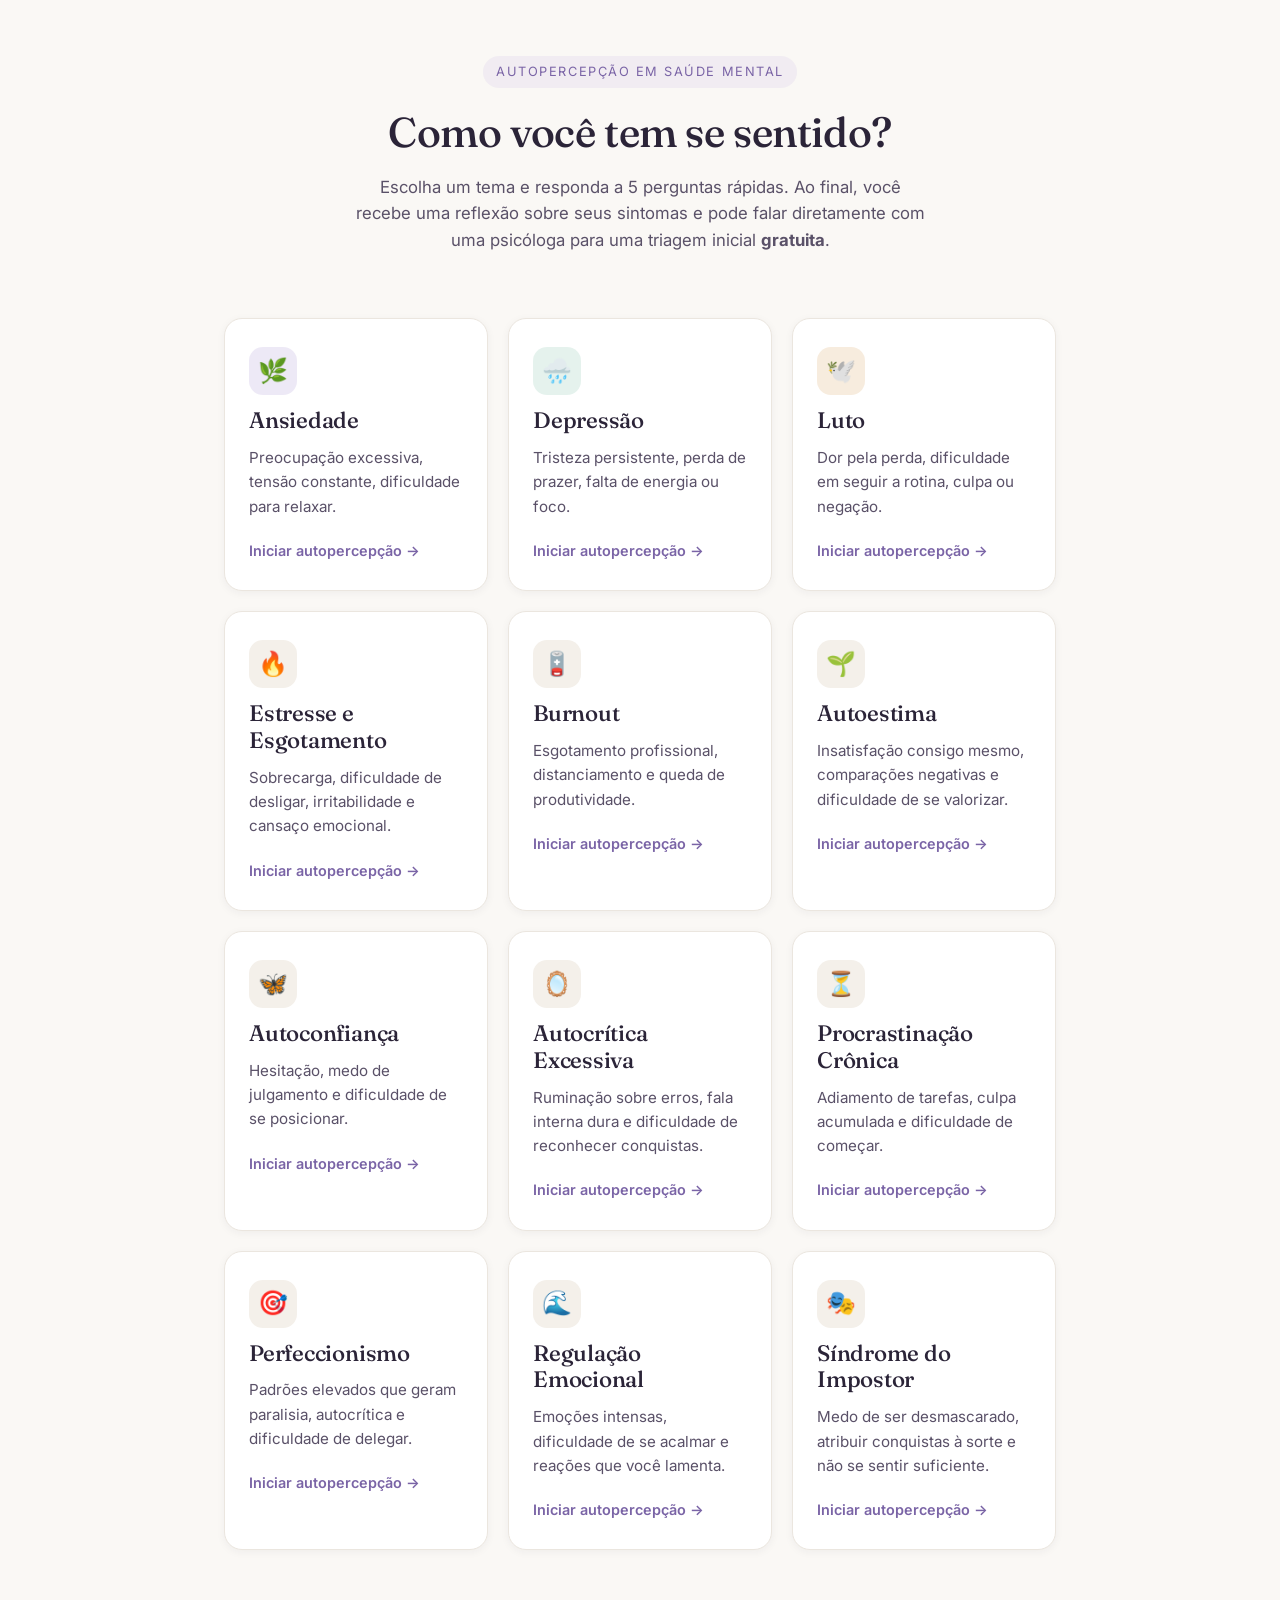
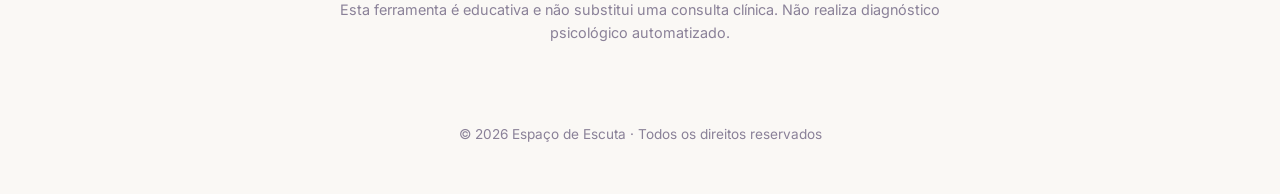
<file: index.html>
<!doctype html>
<html lang="pt-BR">
<head>
  <meta charset="utf-8" />
  <meta name="viewport" content="width=device-width, initial-scale=1" />
  <title>Quizzes de Autopercepção em Saúde Mental</title>
  <meta name="description" content="Quizzes gratuitos de autopercepção sobre ansiedade, depressão e luto. Reflita sobre seus sintomas e fale com uma psicóloga." />
  <link rel="icon" href="/favicon adalia.png" />
  <link rel="preconnect" href="https://fonts.googleapis.com" />
  <link rel="preconnect" href="https://fonts.gstatic.com" crossorigin />
  <link href="https://fonts.googleapis.com/css2?family=Fraunces:opsz,wght@9..144,400;9..144,500;9..144,600&family=Inter:wght@400;500;600;700&display=swap" rel="stylesheet" />
  <link rel="stylesheet" href="/assets/styles.css" />
  <script src="/config.js"></script>
  <script src="/assets/gtm.js"></script>
</head>
<body>


  <main>
    <section class="hero">
      <span class="eyebrow">Autopercepção em saúde mental</span>
      <h1>Como você tem se sentido?</h1>
      <p class="lead">Escolha um tema e responda a 5 perguntas rápidas. Ao final, você recebe uma reflexão sobre seus sintomas e pode falar diretamente com uma psicóloga para uma triagem inicial <strong>gratuita</strong>.</p>
    </section>

    <section class="themes" id="themes-container" aria-label="Temas disponíveis">
      <!-- Cards gerados dinamicamente pelo script abaixo baseado no config.js -->
    </section>

    <section style="margin-top:3rem;text-align:center;color:var(--muted);font-size:0.9rem;max-width:600px;margin-left:auto;margin-right:auto;">
      Esta ferramenta é educativa e não substitui uma consulta clínica. Não realiza diagnóstico psicológico automatizado.
    </section>
  </main>

  <footer class="site-footer">
    © <span id="y"></span> Espaço de Escuta · Todos os direitos reservados
    <script>document.getElementById('y').textContent = new Date().getFullYear();</script>
  </footer>
  <script>
    document.addEventListener('DOMContentLoaded', () => {
      const container = document.getElementById('themes-container');
      const themes = window.PSICO_CONFIG?.THEMES || [];
      
      themes.forEach(theme => {
        const a = document.createElement('a');
        a.href = theme.path;
        a.className = `theme-card ${theme.id}`;
        a.innerHTML = `
          <div class="theme-icon">${theme.icon}</div>
          <h3>${theme.title}</h3>
          <p>${theme.description}</p>
          <span class="cta">Iniciar autopercepção →</span>
        `;
        container.appendChild(a);
      });
    });
  </script>
</body>
</html>
</file>
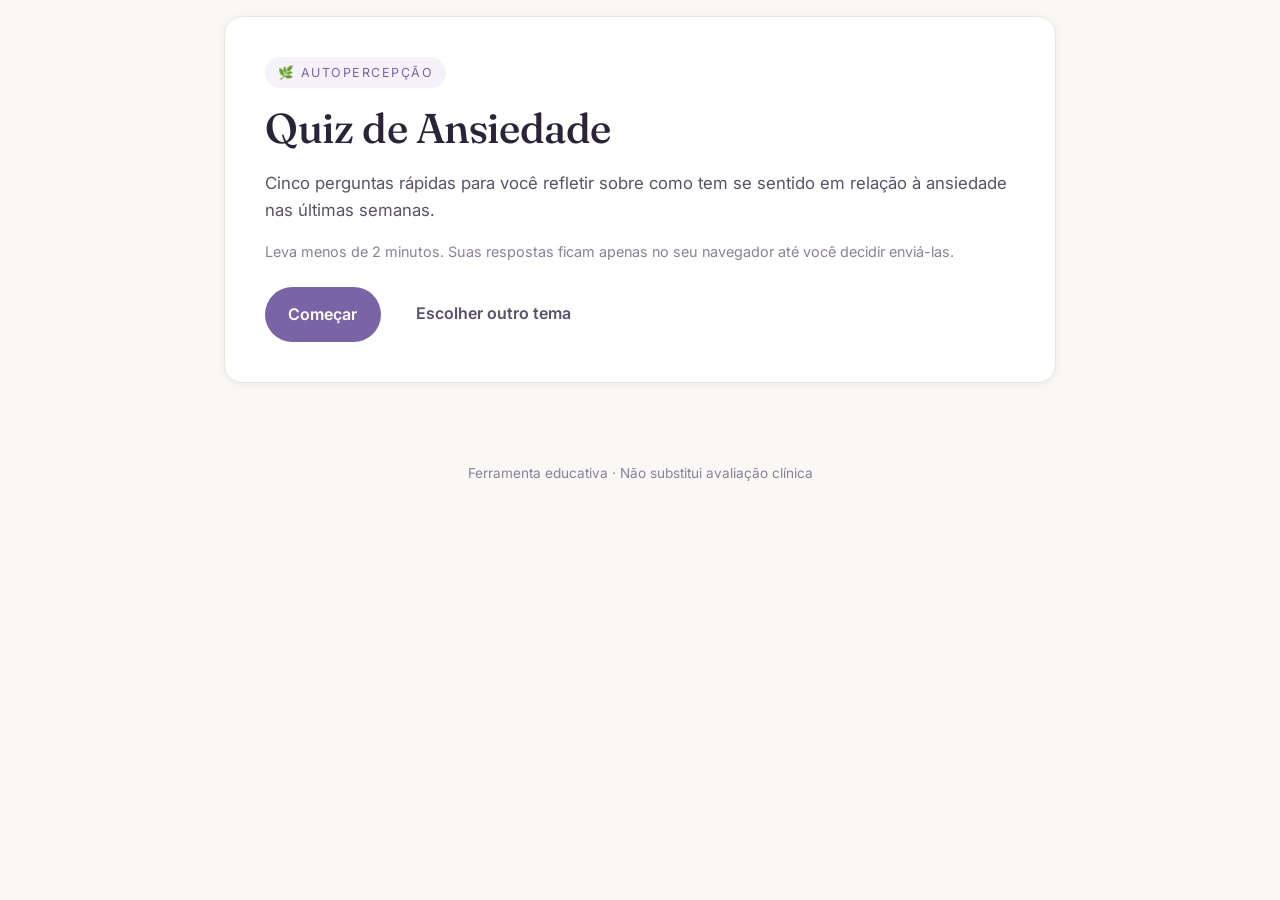
<file: quiz/ansiedade/index.html>
<!doctype html>
<html lang="pt-BR">
<head>
  <meta charset="utf-8" />
  <meta name="viewport" content="width=device-width, initial-scale=1" />
  <title>Quiz de Ansiedade — Autopercepção</title>
  <meta name="description" content="Reflita sobre seus sintomas de ansiedade em 5 perguntas e converse com uma psicóloga." />
  <link rel="icon" href="/favicon.ico" />
  <link rel="preconnect" href="https://fonts.googleapis.com" />
  <link rel="preconnect" href="https://fonts.gstatic.com" crossorigin />
  <link href="https://fonts.googleapis.com/css2?family=Fraunces:opsz,wght@9..144,400;9..144,500;9..144,600&family=Inter:wght@400;500;600;700&display=swap" rel="stylesheet" />
  <link rel="stylesheet" href="/assets/styles.css" />
  <script src="/config.js"></script>
  <script src="/assets/gtm.js"></script>
</head>
<body>

  <main><div id="quiz-root"></div></main>
  <footer class="site-footer">Ferramenta educativa · Não substitui avaliação clínica</footer>

  <script>window.QUIZ_THEME = "ansiedade";</script>
  <script src="/assets/questions.js"></script>
  <script src="/assets/quiz.js"></script>
</body>
</html>
</file>
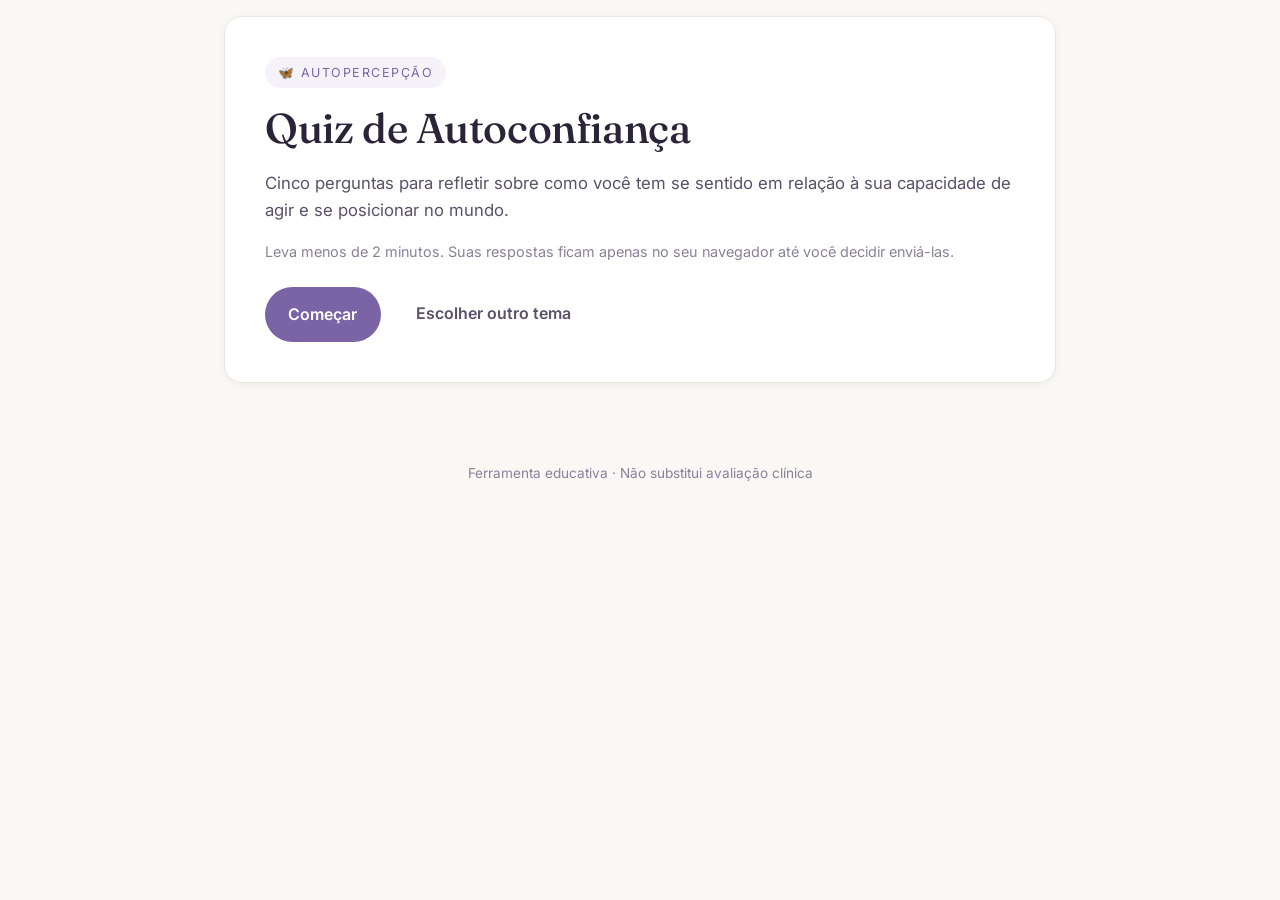
<file: quiz/autoconfianca/index.html>
<!doctype html>
<html lang="pt-BR">
<head>
  <meta charset="utf-8" />
  <meta name="viewport" content="width=device-width, initial-scale=1" />
  <title>Quiz de Autoconfiança — Autopercepção</title>
  <meta name="description" content="Reflita sobre sua autoconfiança e capacidade de ação em 5 perguntas e converse com uma psicóloga." />
  <link rel="icon" href="/favicon adalia.png" />
  <link rel="preconnect" href="https://fonts.googleapis.com" />
  <link rel="preconnect" href="https://fonts.gstatic.com" crossorigin />
  <link href="https://fonts.googleapis.com/css2?family=Fraunces:opsz,wght@9..144,400;9..144,500;9..144,600&family=Inter:wght@400;500;600;700&display=swap" rel="stylesheet" />
  <link rel="stylesheet" href="/assets/styles.css" />
  <script src="/config.js"></script>
  <script src="/assets/gtm.js"></script>
</head>
<body>
  <main><div id="quiz-root"></div></main>
  <footer class="site-footer">Ferramenta educativa · Não substitui avaliação clínica</footer>

  <script>window.QUIZ_THEME = "autoconfianca";</script>
  <script src="/assets/questions.js"></script>
  <script src="/assets/quiz.js"></script>
</body>
</html>
</file>
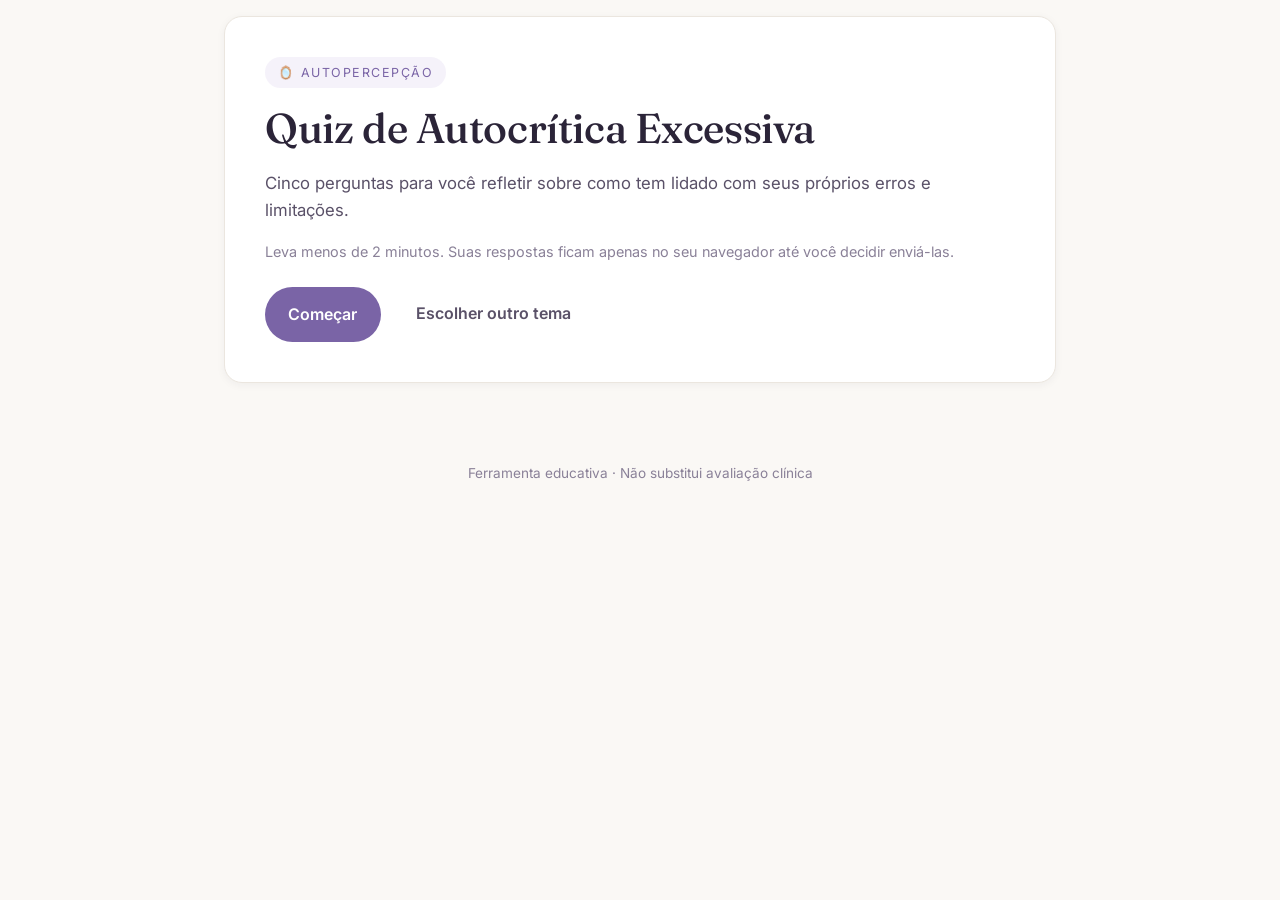
<file: quiz/autocritica/index.html>
<!doctype html>
<html lang="pt-BR">
<head>
  <meta charset="utf-8" />
  <meta name="viewport" content="width=device-width, initial-scale=1" />
  <title>Quiz de Autocrítica Excessiva — Autopercepção</title>
  <meta name="description" content="Reflita sobre padrões de autocrítica excessiva em 5 perguntas e converse com uma psicóloga." />
  <link rel="icon" href="/favicon adalia.png" />
  <link rel="preconnect" href="https://fonts.googleapis.com" />
  <link rel="preconnect" href="https://fonts.gstatic.com" crossorigin />
  <link href="https://fonts.googleapis.com/css2?family=Fraunces:opsz,wght@9..144,400;9..144,500;9..144,600&family=Inter:wght@400;500;600;700&display=swap" rel="stylesheet" />
  <link rel="stylesheet" href="/assets/styles.css" />
  <script src="/config.js"></script>
  <script src="/assets/gtm.js"></script>
</head>
<body>
  <main><div id="quiz-root"></div></main>
  <footer class="site-footer">Ferramenta educativa · Não substitui avaliação clínica</footer>

  <script>window.QUIZ_THEME = "autocritica";</script>
  <script src="/assets/questions.js"></script>
  <script src="/assets/quiz.js"></script>
</body>
</html>
</file>
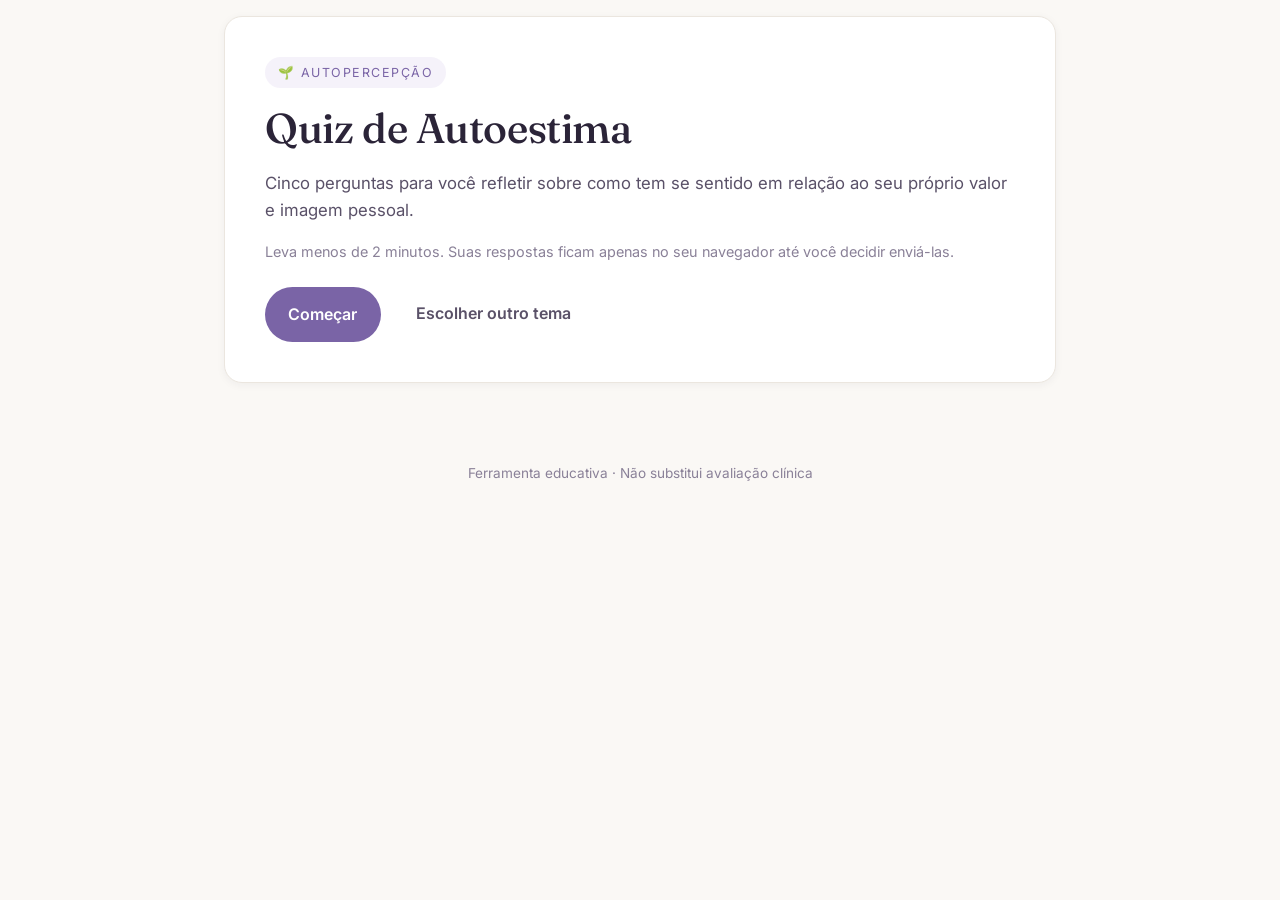
<file: quiz/autoestima/index.html>
<!doctype html>
<html lang="pt-BR">
<head>
  <meta charset="utf-8" />
  <meta name="viewport" content="width=device-width, initial-scale=1" />
  <title>Quiz de Autoestima — Autopercepção</title>
  <meta name="description" content="Reflita sobre sua autoestima e imagem pessoal em 5 perguntas e converse com uma psicóloga." />
  <link rel="icon" href="/favicon adalia.png" />
  <link rel="preconnect" href="https://fonts.googleapis.com" />
  <link rel="preconnect" href="https://fonts.gstatic.com" crossorigin />
  <link href="https://fonts.googleapis.com/css2?family=Fraunces:opsz,wght@9..144,400;9..144,500;9..144,600&family=Inter:wght@400;500;600;700&display=swap" rel="stylesheet" />
  <link rel="stylesheet" href="/assets/styles.css" />
  <script src="/config.js"></script>
  <script src="/assets/gtm.js"></script>
</head>
<body>
  <main><div id="quiz-root"></div></main>
  <footer class="site-footer">Ferramenta educativa · Não substitui avaliação clínica</footer>

  <script>window.QUIZ_THEME = "autoestima";</script>
  <script src="/assets/questions.js"></script>
  <script src="/assets/quiz.js"></script>
</body>
</html>
</file>
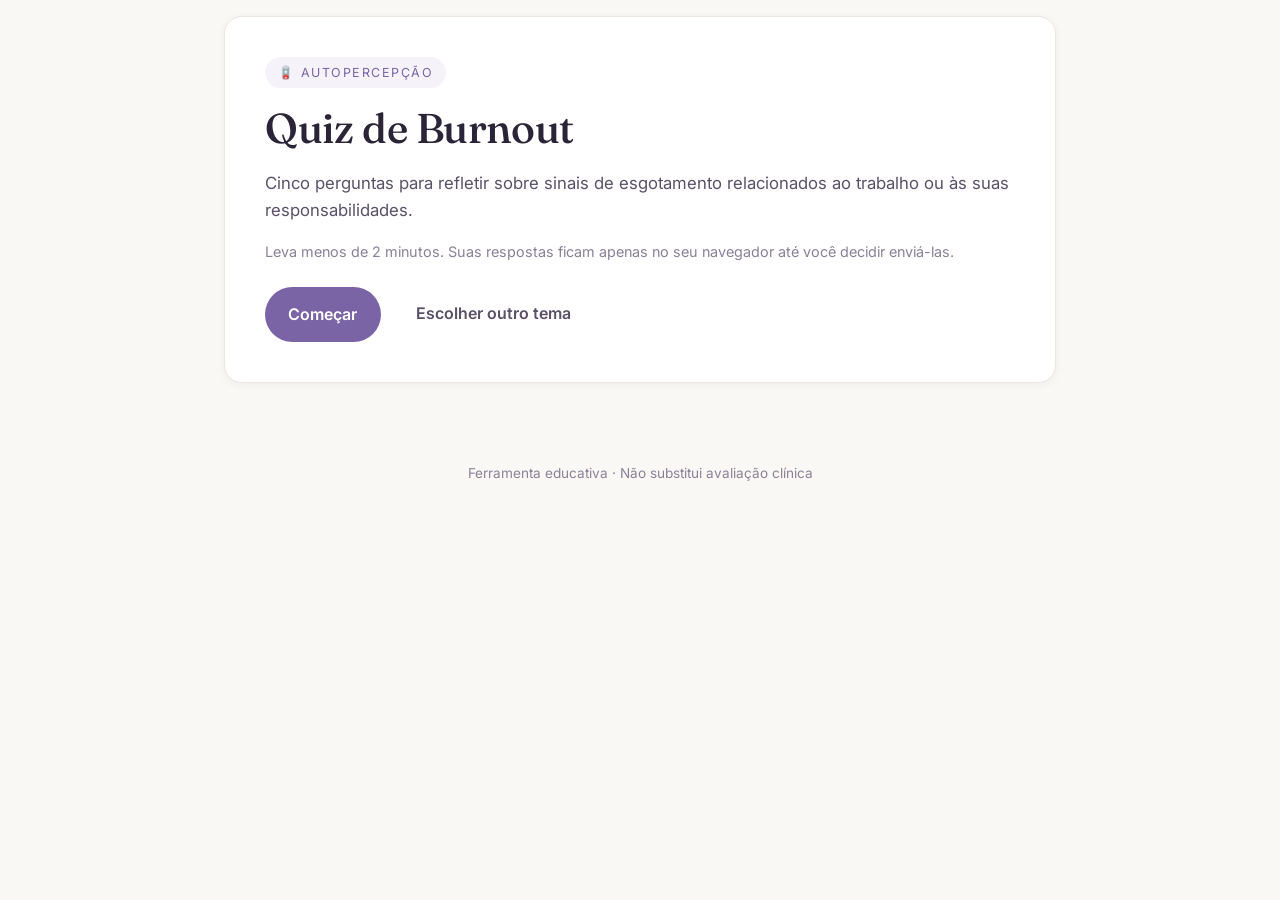
<file: quiz/burnout/index.html>
<!doctype html>
<html lang="pt-BR">
<head>
  <meta charset="utf-8" />
  <meta name="viewport" content="width=device-width, initial-scale=1" />
  <title>Quiz de Burnout — Autopercepção</title>
  <meta name="description" content="Reflita sobre sinais de burnout e esgotamento profissional em 5 perguntas e converse com uma psicóloga." />
  <link rel="icon" href="/favicon adalia.png" />
  <link rel="preconnect" href="https://fonts.googleapis.com" />
  <link rel="preconnect" href="https://fonts.gstatic.com" crossorigin />
  <link href="https://fonts.googleapis.com/css2?family=Fraunces:opsz,wght@9..144,400;9..144,500;9..144,600&family=Inter:wght@400;500;600;700&display=swap" rel="stylesheet" />
  <link rel="stylesheet" href="/assets/styles.css" />
  <script src="/config.js"></script>
  <script src="/assets/gtm.js"></script>
</head>
<body>
  <main><div id="quiz-root"></div></main>
  <footer class="site-footer">Ferramenta educativa · Não substitui avaliação clínica</footer>

  <script>window.QUIZ_THEME = "burnout";</script>
  <script src="/assets/questions.js"></script>
  <script src="/assets/quiz.js"></script>
</body>
</html>
</file>
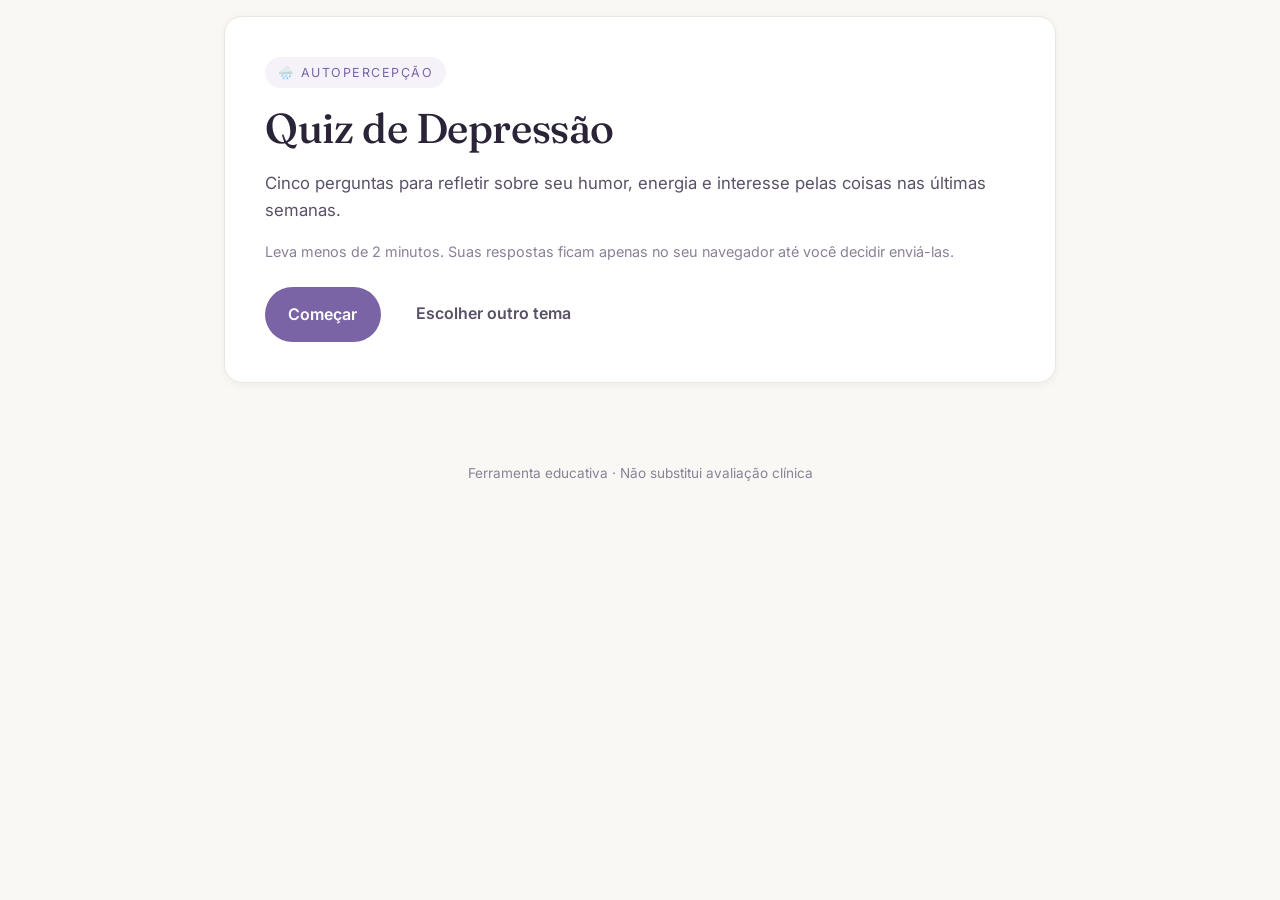
<file: quiz/depressao/index.html>
<!doctype html>
<html lang="pt-BR">
<head>
  <meta charset="utf-8" />
  <meta name="viewport" content="width=device-width, initial-scale=1" />
  <title>Quiz de Depressão — Autopercepção</title>
  <meta name="description" content="Reflita sobre seus sintomas de depressão em 5 perguntas e converse com uma psicóloga." />
  <link rel="icon" href="/favicon.ico" />
  <link rel="preconnect" href="https://fonts.googleapis.com" />
  <link rel="preconnect" href="https://fonts.gstatic.com" crossorigin />
  <link href="https://fonts.googleapis.com/css2?family=Fraunces:opsz,wght@9..144,400;9..144,500;9..144,600&family=Inter:wght@400;500;600;700&display=swap" rel="stylesheet" />
  <link rel="stylesheet" href="/assets/styles.css" />
  <script src="/config.js"></script>
  <script src="/assets/gtm.js"></script>
</head>
<body>

  <main><div id="quiz-root"></div></main>
  <footer class="site-footer">Ferramenta educativa · Não substitui avaliação clínica</footer>

  <script>window.QUIZ_THEME = "depressao";</script>
  <script src="/assets/questions.js"></script>
  <script src="/assets/quiz.js"></script>
</body>
</html>
</file>
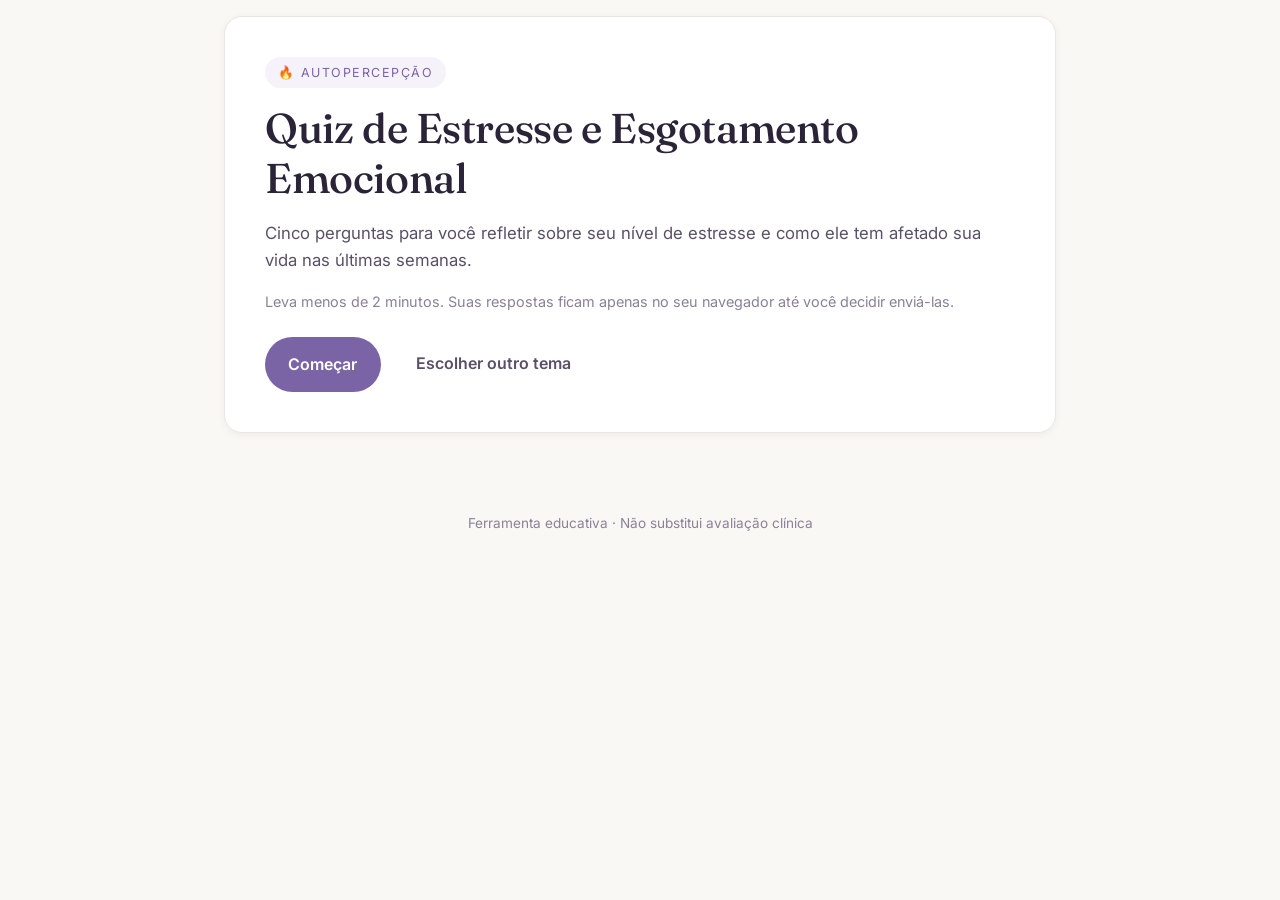
<file: quiz/estresse/index.html>
<!doctype html>
<html lang="pt-BR">
<head>
  <meta charset="utf-8" />
  <meta name="viewport" content="width=device-width, initial-scale=1" />
  <title>Quiz de Estresse e Esgotamento Emocional — Autopercepção</title>
  <meta name="description" content="Reflita sobre seus níveis de estresse e esgotamento emocional em 5 perguntas e converse com uma psicóloga." />
  <link rel="icon" href="/favicon adalia.png" />
  <link rel="preconnect" href="https://fonts.googleapis.com" />
  <link rel="preconnect" href="https://fonts.gstatic.com" crossorigin />
  <link href="https://fonts.googleapis.com/css2?family=Fraunces:opsz,wght@9..144,400;9..144,500;9..144,600&family=Inter:wght@400;500;600;700&display=swap" rel="stylesheet" />
  <link rel="stylesheet" href="/assets/styles.css" />
  <script src="/config.js"></script>
  <script src="/assets/gtm.js"></script>
</head>
<body>
  <main><div id="quiz-root"></div></main>
  <footer class="site-footer">Ferramenta educativa · Não substitui avaliação clínica</footer>

  <script>window.QUIZ_THEME = "estresse";</script>
  <script src="/assets/questions.js"></script>
  <script src="/assets/quiz.js"></script>
</body>
</html>
</file>
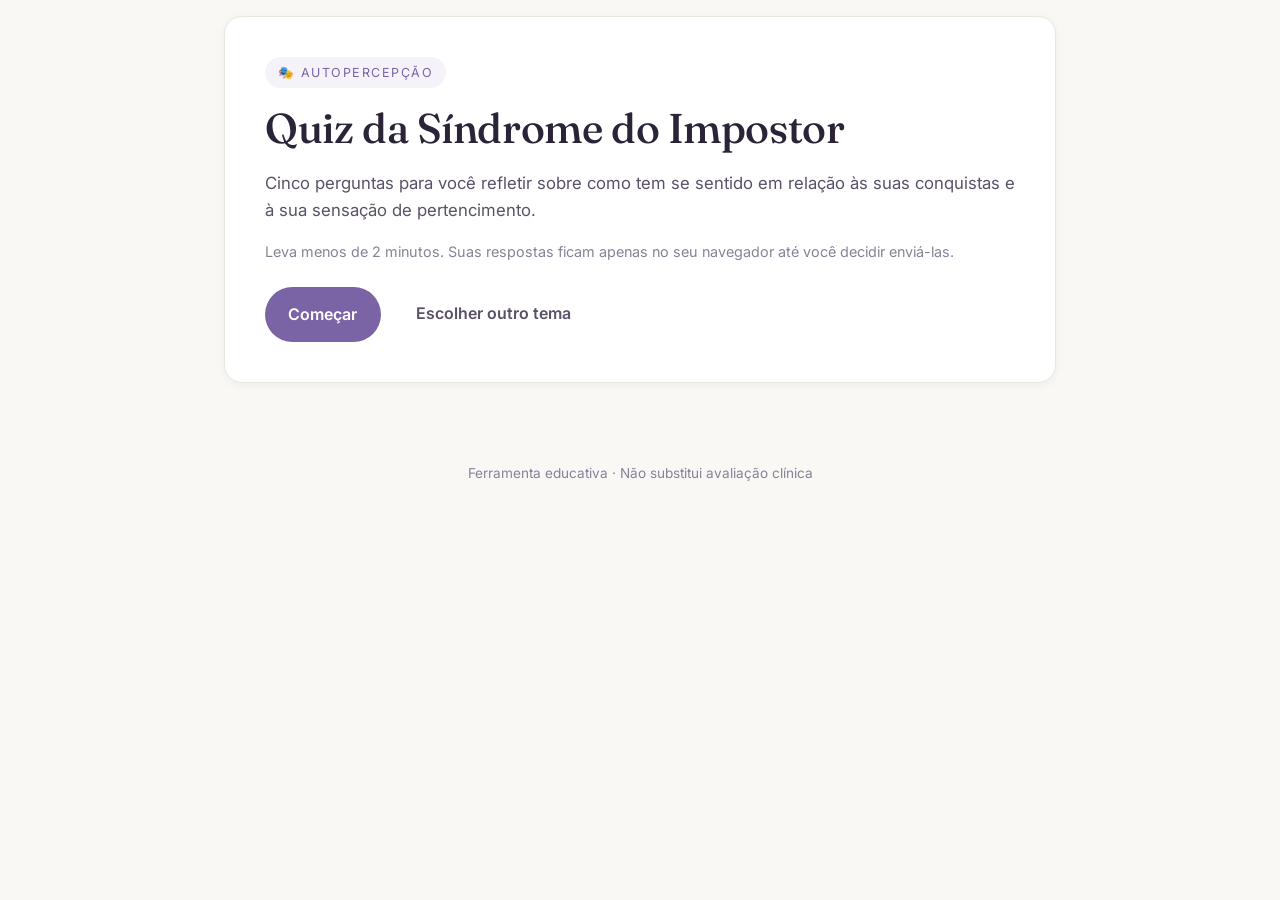
<file: quiz/impostor/index.html>
<!doctype html>
<html lang="pt-BR">
<head>
  <meta charset="utf-8" />
  <meta name="viewport" content="width=device-width, initial-scale=1" />
  <title>Quiz da Síndrome do Impostor — Autopercepção</title>
  <meta name="description" content="Reflita sobre sintomas da síndrome do impostor em 5 perguntas e converse com uma psicóloga." />
  <link rel="icon" href="/favicon adalia.png" />
  <link rel="preconnect" href="https://fonts.googleapis.com" />
  <link rel="preconnect" href="https://fonts.gstatic.com" crossorigin />
  <link href="https://fonts.googleapis.com/css2?family=Fraunces:opsz,wght@9..144,400;9..144,500;9..144,600&family=Inter:wght@400;500;600;700&display=swap" rel="stylesheet" />
  <link rel="stylesheet" href="/assets/styles.css" />
  <script src="/config.js"></script>
  <script src="/assets/gtm.js"></script>
</head>
<body>
  <main><div id="quiz-root"></div></main>
  <footer class="site-footer">Ferramenta educativa · Não substitui avaliação clínica</footer>

  <script>window.QUIZ_THEME = "impostor";</script>
  <script src="/assets/questions.js"></script>
  <script src="/assets/quiz.js"></script>
</body>
</html>
</file>
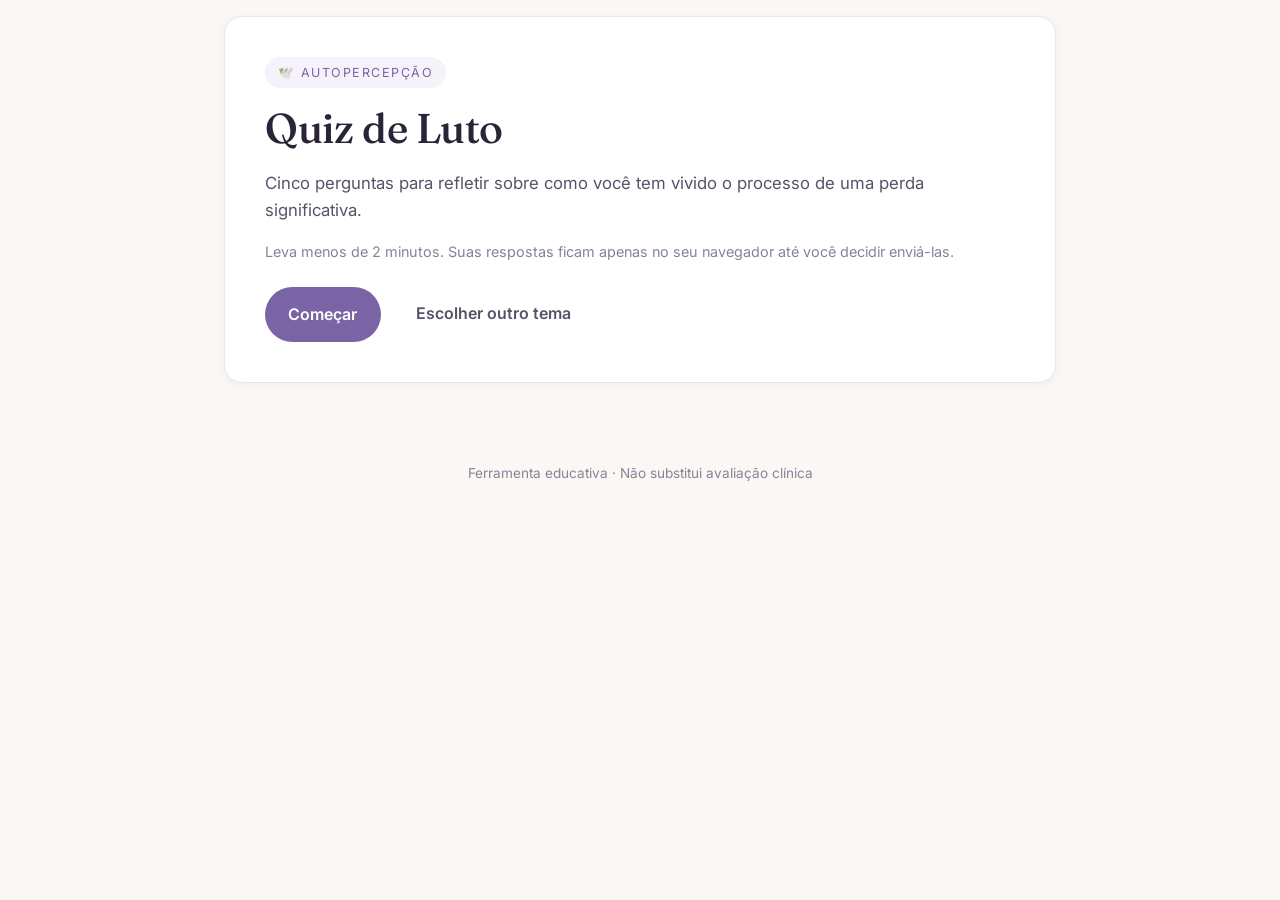
<file: quiz/luto/index.html>
<!doctype html>
<html lang="pt-BR">
<head>
  <meta charset="utf-8" />
  <meta name="viewport" content="width=device-width, initial-scale=1" />
  <title>Quiz de Luto — Autopercepção</title>
  <meta name="description" content="Reflita sobre como você tem vivido o processo de luto em 5 perguntas e converse com uma psicóloga." />
  <link rel="icon" href="/favicon.ico" />
  <link rel="preconnect" href="https://fonts.googleapis.com" />
  <link rel="preconnect" href="https://fonts.gstatic.com" crossorigin />
  <link href="https://fonts.googleapis.com/css2?family=Fraunces:opsz,wght@9..144,400;9..144,500;9..144,600&family=Inter:wght@400;500;600;700&display=swap" rel="stylesheet" />
  <link rel="stylesheet" href="/assets/styles.css" />
  <script src="/config.js"></script>
  <script src="/assets/gtm.js"></script>
</head>
<body>

  <main><div id="quiz-root"></div></main>
  <footer class="site-footer">Ferramenta educativa · Não substitui avaliação clínica</footer>

  <script>window.QUIZ_THEME = "luto";</script>
  <script src="/assets/questions.js"></script>
  <script src="/assets/quiz.js"></script>
</body>
</html>
</file>
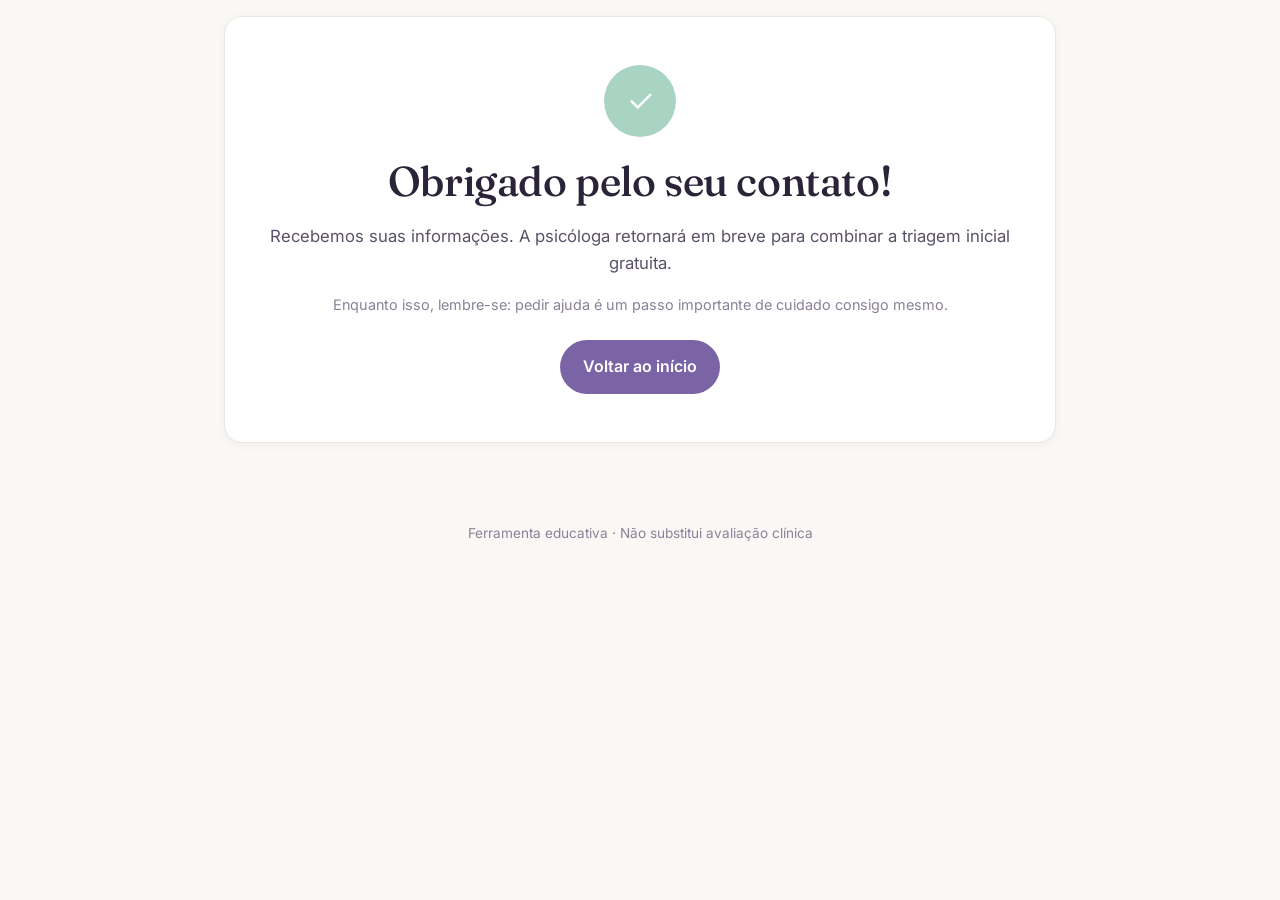
<file: quiz/obrigado/index.html>
<!doctype html>
<html lang="pt-BR">
<head>
  <meta charset="utf-8" />
  <meta name="viewport" content="width=device-width, initial-scale=1" />
  <title>Obrigado — Espaço de Escuta</title>
  <meta name="description" content="Recebemos seu contato. A psicóloga responderá em breve." />
  <link rel="icon" href="/favicon.ico" />
  <link rel="preconnect" href="https://fonts.googleapis.com" />
  <link rel="preconnect" href="https://fonts.gstatic.com" crossorigin />
  <link href="https://fonts.googleapis.com/css2?family=Fraunces:opsz,wght@9..144,400;9..144,500;9..144,600&family=Inter:wght@400;500;600;700&display=swap" rel="stylesheet" />
  <link rel="stylesheet" href="/assets/styles.css" />
  <script src="/config.js"></script>
  <script src="/assets/gtm.js"></script>
</head>
<body>


  <main>
    <div class="panel thanks">
      <div class="check">✓</div>
      <h1>Obrigado pelo seu contato!</h1>
      <p style="margin-top:1rem;font-size:1.05rem;">Recebemos suas informações. A psicóloga retornará em breve para combinar a triagem inicial gratuita.</p>
      <p style="font-size:0.9rem;color:var(--muted);">Enquanto isso, lembre-se: pedir ajuda é um passo importante de cuidado consigo mesmo.</p>
      <div style="margin-top:1.5rem;">
        <a href="/" class="btn btn-primary">Voltar ao início</a>
      </div>
    </div>
  </main>

  <footer class="site-footer">Ferramenta educativa · Não substitui avaliação clínica</footer>

  <script>
    (function () {
      // Lê o tema do parâmetro de URL (?tema=ansiedade)
      var tema = new URLSearchParams(window.location.search).get('tema') || 'desconhecido';

      // Dispara evento no dataLayer para o GTM capturar e enviar ao GA4
      window.dataLayer = window.dataLayer || [];
      window.dataLayer.push({
        event: 'quiz_obrigado',
        quiz_tema: tema
      });
    })();
  </script>
</body>
</html>
</file>
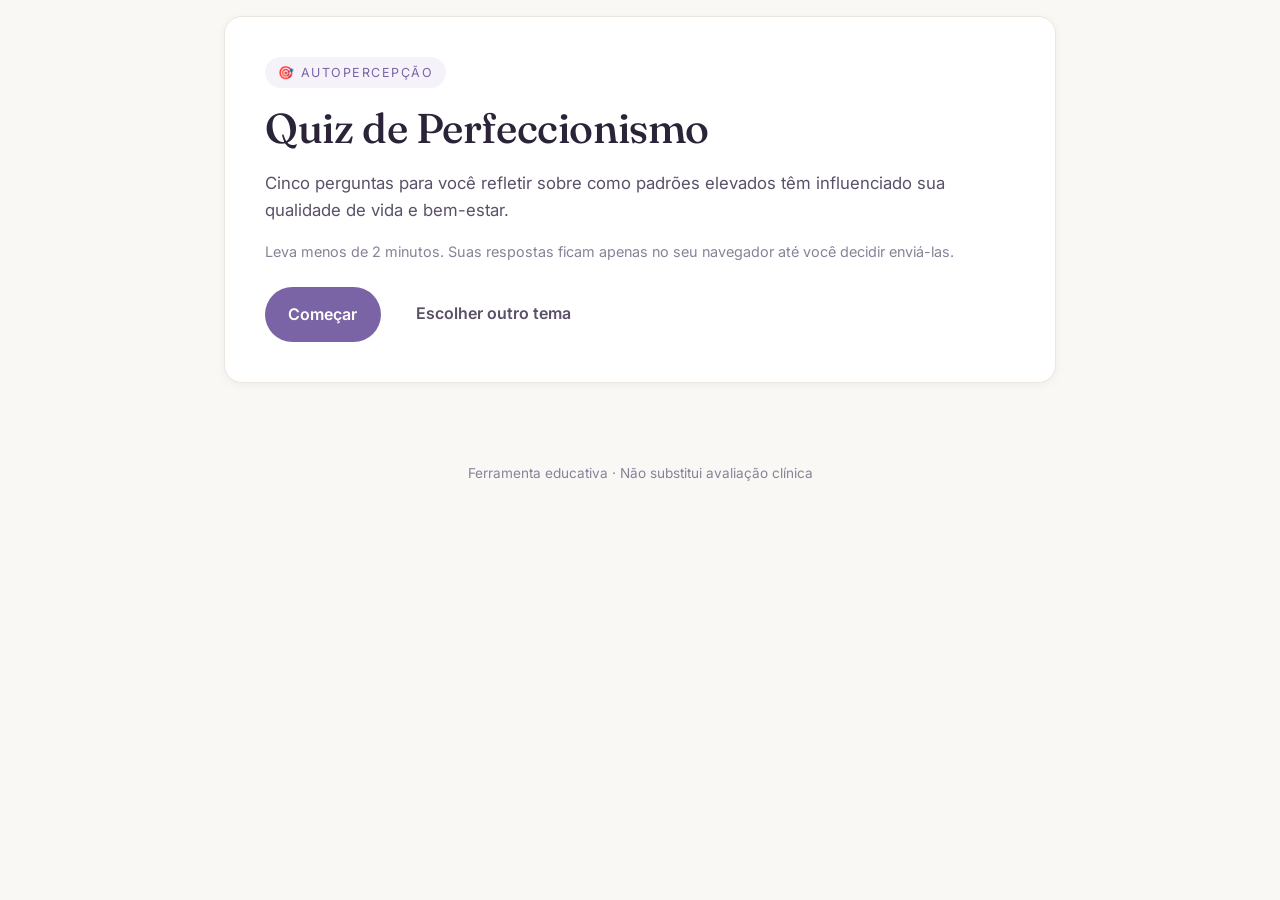
<file: quiz/perfeccionismo/index.html>
<!doctype html>
<html lang="pt-BR">
<head>
  <meta charset="utf-8" />
  <meta name="viewport" content="width=device-width, initial-scale=1" />
  <title>Quiz de Perfeccionismo — Autopercepção</title>
  <meta name="description" content="Reflita sobre padrões de perfeccionismo e como eles afetam sua vida em 5 perguntas e converse com uma psicóloga." />
  <link rel="icon" href="/favicon adalia.png" />
  <link rel="preconnect" href="https://fonts.googleapis.com" />
  <link rel="preconnect" href="https://fonts.gstatic.com" crossorigin />
  <link href="https://fonts.googleapis.com/css2?family=Fraunces:opsz,wght@9..144,400;9..144,500;9..144,600&family=Inter:wght@400;500;600;700&display=swap" rel="stylesheet" />
  <link rel="stylesheet" href="/assets/styles.css" />
  <script src="/config.js"></script>
  <script src="/assets/gtm.js"></script>
</head>
<body>
  <main><div id="quiz-root"></div></main>
  <footer class="site-footer">Ferramenta educativa · Não substitui avaliação clínica</footer>

  <script>window.QUIZ_THEME = "perfeccionismo";</script>
  <script src="/assets/questions.js"></script>
  <script src="/assets/quiz.js"></script>
</body>
</html>
</file>
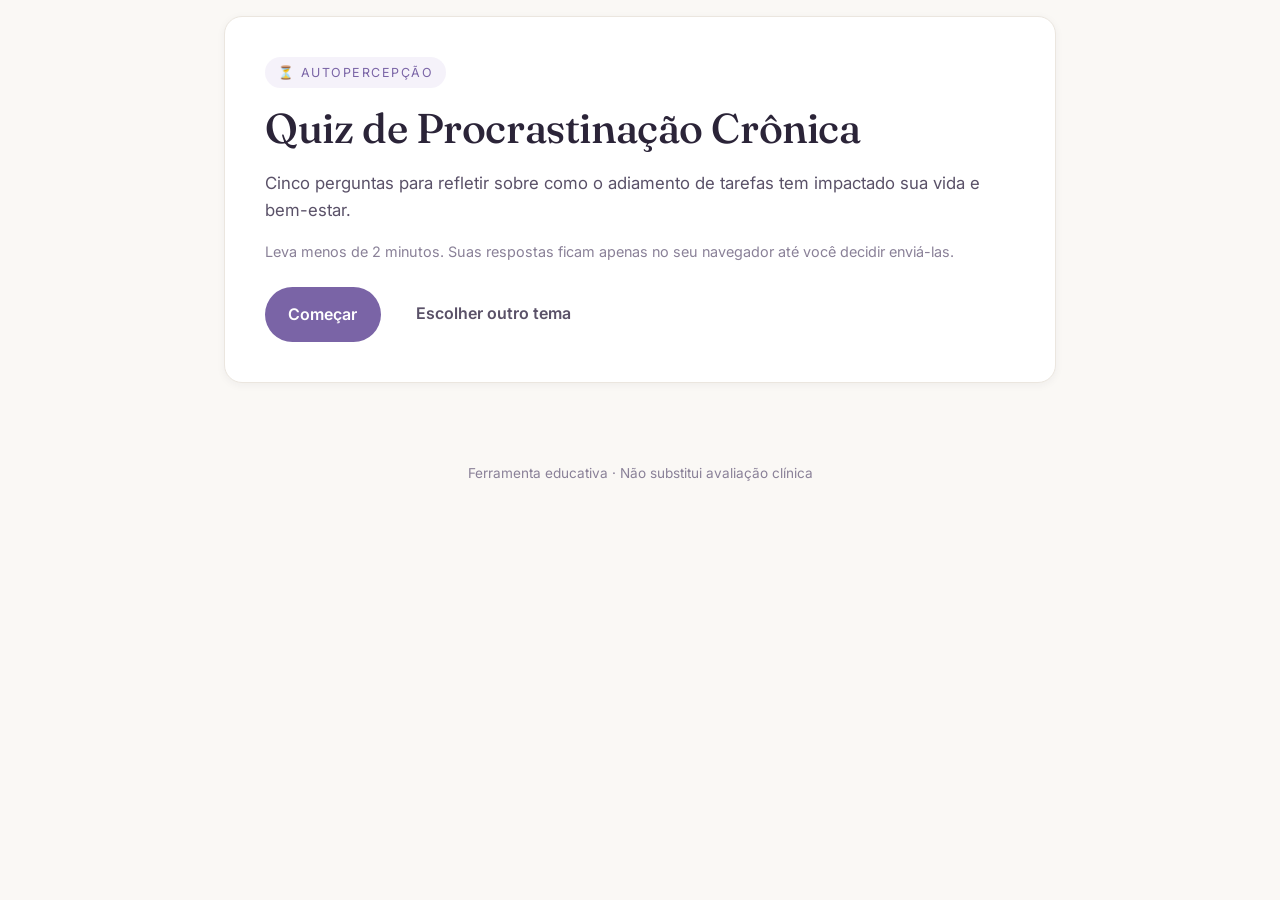
<file: quiz/procrastinacao/index.html>
<!doctype html>
<html lang="pt-BR">
<head>
  <meta charset="utf-8" />
  <meta name="viewport" content="width=device-width, initial-scale=1" />
  <title>Quiz de Procrastinação Crônica — Autopercepção</title>
  <meta name="description" content="Reflita sobre padrões de procrastinação crônica em 5 perguntas e converse com uma psicóloga." />
  <link rel="icon" href="/favicon adalia.png" />
  <link rel="preconnect" href="https://fonts.googleapis.com" />
  <link rel="preconnect" href="https://fonts.gstatic.com" crossorigin />
  <link href="https://fonts.googleapis.com/css2?family=Fraunces:opsz,wght@9..144,400;9..144,500;9..144,600&family=Inter:wght@400;500;600;700&display=swap" rel="stylesheet" />
  <link rel="stylesheet" href="/assets/styles.css" />
  <script src="/config.js"></script>
  <script src="/assets/gtm.js"></script>
</head>
<body>
  <main><div id="quiz-root"></div></main>
  <footer class="site-footer">Ferramenta educativa · Não substitui avaliação clínica</footer>

  <script>window.QUIZ_THEME = "procrastinacao";</script>
  <script src="/assets/questions.js"></script>
  <script src="/assets/quiz.js"></script>
</body>
</html>
</file>
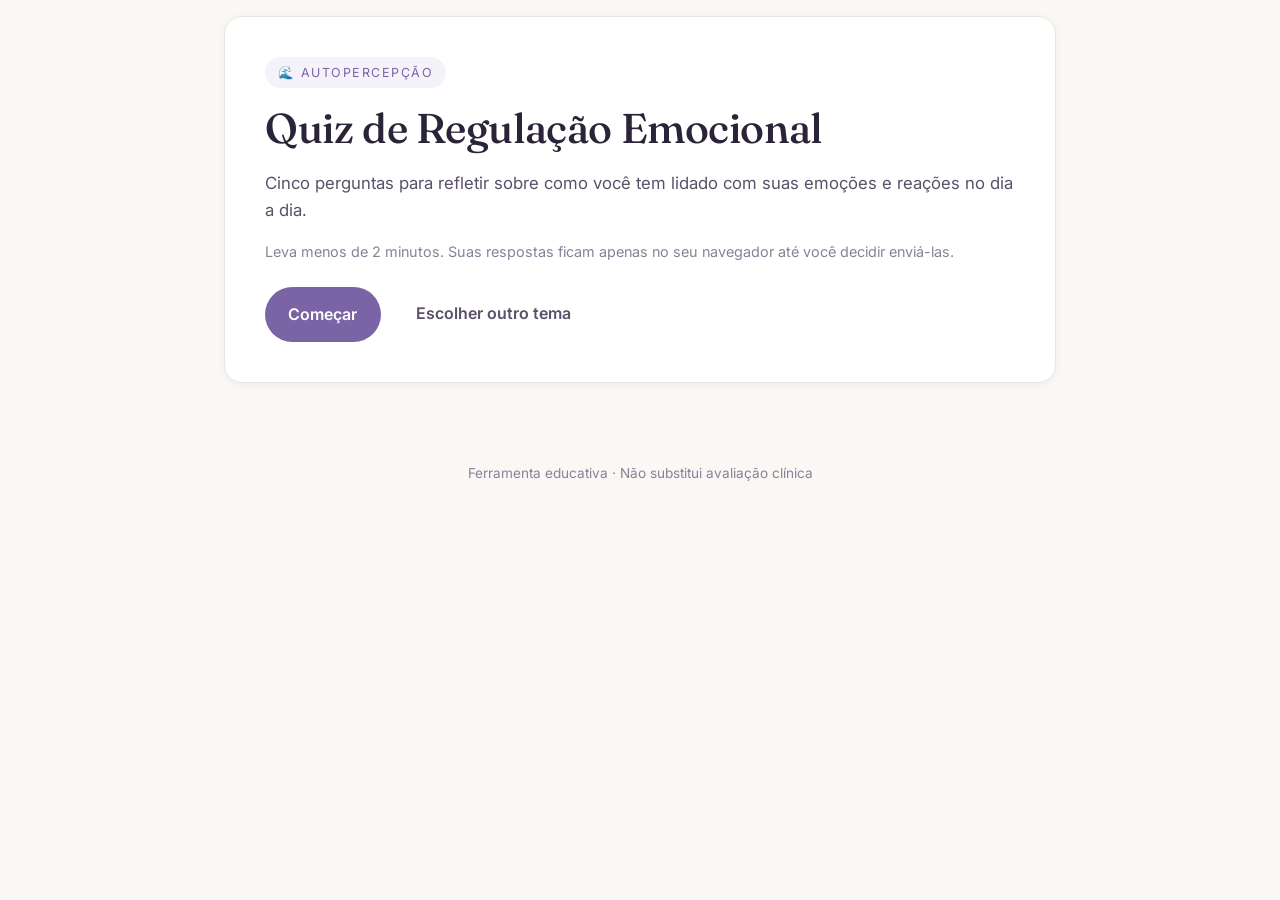
<file: quiz/regulacao/index.html>
<!doctype html>
<html lang="pt-BR">
<head>
  <meta charset="utf-8" />
  <meta name="viewport" content="width=device-width, initial-scale=1" />
  <title>Quiz de Regulação Emocional — Autopercepção</title>
  <meta name="description" content="Reflita sobre sua capacidade de regulação emocional em 5 perguntas e converse com uma psicóloga." />
  <link rel="icon" href="/favicon adalia.png" />
  <link rel="preconnect" href="https://fonts.googleapis.com" />
  <link rel="preconnect" href="https://fonts.gstatic.com" crossorigin />
  <link href="https://fonts.googleapis.com/css2?family=Fraunces:opsz,wght@9..144,400;9..144,500;9..144,600&family=Inter:wght@400;500;600;700&display=swap" rel="stylesheet" />
  <link rel="stylesheet" href="/assets/styles.css" />
  <script src="/config.js"></script>
  <script src="/assets/gtm.js"></script>
</head>
<body>
  <main><div id="quiz-root"></div></main>
  <footer class="site-footer">Ferramenta educativa · Não substitui avaliação clínica</footer>

  <script>window.QUIZ_THEME = "regulacao";</script>
  <script src="/assets/questions.js"></script>
  <script src="/assets/quiz.js"></script>
</body>
</html>
</file>
<file: assets/styles.css>
/* Design system — paleta acolhedora (lavanda + verde-água sobre off-white) */
:root {
  --bg: #faf8f5;
  --surface: #ffffff;
  --surface-soft: #f4f0ea;
  --ink: #2b2438;
  --ink-soft: #5a5168;
  --muted: #8a8198;
  --line: #ebe6df;

  --lavender: #b9a7d9;
  --lavender-deep: #7a64a6;
  --mint: #a9d4c4;
  --mint-deep: #4f9a82;
  --warm: #e8c9a0;
  --danger: #c97b6b;

  --radius: 18px;
  --radius-sm: 10px;
  --shadow-sm: 0 2px 8px rgba(43, 36, 56, 0.05);
  --shadow-md: 0 8px 24px rgba(43, 36, 56, 0.08);
  --shadow-lg: 0 18px 48px rgba(43, 36, 56, 0.10);

  --font-serif: 'Fraunces', Georgia, serif;
  --font-sans: 'Inter', -apple-system, BlinkMacSystemFont, 'Segoe UI', sans-serif;
}

* { box-sizing: border-box; }
html, body { margin: 0; padding: 0; }
body {
  background: var(--bg);
  color: var(--ink);
  font-family: var(--font-sans);
  font-size: 16px;
  line-height: 1.6;
  -webkit-font-smoothing: antialiased;
  min-height: 100vh;
}

a { color: var(--lavender-deep); text-decoration: none; }
a:hover { text-decoration: underline; }

h1, h2, h3 { font-family: var(--font-serif); font-weight: 500; color: var(--ink); letter-spacing: -0.01em; line-height: 1.2; margin: 0; }
h1 { font-size: clamp(1.8rem, 4vw, 2.6rem); }
h2 { font-size: clamp(1.4rem, 3vw, 1.9rem); }
h3 { font-size: 1.15rem; font-weight: 600; font-family: var(--font-sans); }
p { margin: 0 0 1rem; color: var(--ink-soft); }

/* Layout */
.site-header {
  padding: 1.25rem 1.5rem;
  display: flex;
  justify-content: space-between;
  align-items: center;
  max-width: 1100px;
  margin: 0 auto;
}
.brand {
  display: flex;
  align-items: center;
  gap: 0.6rem;
  font-family: var(--font-serif);
  font-size: 1.15rem;
  color: var(--ink);
  cursor: pointer;
  background: none;
  border: 0;
  padding: 0;
}
.brand-mark {
  width: 32px; height: 32px;
  border-radius: 50%;
  background: linear-gradient(135deg, var(--lavender), var(--mint));
  display: inline-block;
}
.site-footer {
  text-align: center;
  padding: 2rem 1.5rem 3rem;
  font-size: 0.85rem;
  color: var(--muted);
}

main {
  max-width: 880px;
  margin: 0 auto;
  padding: 1rem 1.5rem 3rem;
}

/* Landing hero */
.hero {
  text-align: center;
  padding: 2.5rem 0 2rem;
}
.hero .eyebrow {
  display: inline-block;
  font-size: 0.8rem;
  letter-spacing: 0.12em;
  text-transform: uppercase;
  color: var(--lavender-deep);
  background: rgba(185, 167, 217, 0.15);
  padding: 0.35rem 0.8rem;
  border-radius: 100px;
  margin-bottom: 1.25rem;
}
.hero p.lead {
  max-width: 580px;
  margin: 1rem auto 0;
  font-size: 1.05rem;
}

/* Theme cards grid */
.themes {
  display: grid;
  grid-template-columns: repeat(auto-fit, minmax(240px, 1fr));
  gap: 1.25rem;
  margin-top: 2rem;
}
.theme-card {
  background: var(--surface);
  border: 1px solid var(--line);
  border-radius: var(--radius);
  padding: 1.75rem 1.5rem;
  text-align: left;
  display: flex;
  flex-direction: column;
  gap: 0.75rem;
  cursor: pointer;
  transition: transform 0.2s ease, box-shadow 0.2s ease, border-color 0.2s ease;
  text-decoration: none;
  color: inherit;
  box-shadow: var(--shadow-sm);
}
.theme-card:hover {
  transform: translateY(-3px);
  box-shadow: var(--shadow-md);
  border-color: var(--lavender);
  text-decoration: none;
}
.theme-icon {
  width: 48px; height: 48px;
  border-radius: 14px;
  display: flex; align-items: center; justify-content: center;
  font-size: 1.5rem;
  background: var(--surface-soft);
}
.theme-card.ansiedade .theme-icon { background: rgba(185, 167, 217, 0.25); }
.theme-card.depressao .theme-icon { background: rgba(169, 212, 196, 0.30); }
.theme-card.luto .theme-icon       { background: rgba(232, 201, 160, 0.35); }
.theme-card h3 { font-family: var(--font-serif); font-size: 1.4rem; font-weight: 500; }
.theme-card p { margin: 0; font-size: 0.95rem; }
.theme-card .cta {
  margin-top: 0.5rem;
  font-weight: 600;
  font-size: 0.9rem;
  color: var(--lavender-deep);
  display: inline-flex;
  align-items: center;
  gap: 0.4rem;
}

/* Card / panel */
.panel {
  background: var(--surface);
  border: 1px solid var(--line);
  border-radius: var(--radius);
  padding: clamp(1.5rem, 4vw, 2.5rem);
  box-shadow: var(--shadow-sm);
}

/* Buttons */
.btn {
  display: inline-flex;
  align-items: center;
  justify-content: center;
  gap: 0.5rem;
  padding: 0.85rem 1.4rem;
  border-radius: 100px;
  font-family: var(--font-sans);
  font-size: 1rem;
  font-weight: 600;
  border: 1px solid transparent;
  cursor: pointer;
  transition: transform 0.15s ease, box-shadow 0.15s ease, background 0.15s ease;
  text-decoration: none;
}
.btn:hover { transform: translateY(-1px); text-decoration: none; }
.btn-primary { background: var(--lavender-deep); color: #fff; }
.btn-primary:hover { background: #69558f; box-shadow: var(--shadow-md); }
.btn-secondary { background: var(--surface); color: var(--ink); border-color: var(--line); }
.btn-secondary:hover { border-color: var(--lavender); }
.btn-whatsapp { background: var(--mint-deep); color: #fff; }
.btn-whatsapp:hover { background: #3f8470; }
.btn-email { background: var(--surface); color: var(--ink); border-color: var(--ink-soft); }
.btn-ghost { background: transparent; color: var(--ink-soft); }
.btn-ghost:hover { color: var(--ink); }
.btn-block { width: 100%; }

/* Progress bar */
.progress {
  display: flex;
  align-items: center;
  gap: 0.75rem;
  margin-bottom: 1.5rem;
  font-size: 0.85rem;
  color: var(--muted);
}
.progress-bar {
  flex: 1;
  height: 6px;
  background: var(--surface-soft);
  border-radius: 100px;
  overflow: hidden;
}
.progress-bar > span {
  display: block;
  height: 100%;
  background: linear-gradient(90deg, var(--lavender), var(--mint));
  transition: width 0.4s ease;
}

/* Question */
.question {
  animation: fadeUp 0.35s ease;
}
.question h2 {
  margin-bottom: 1.5rem;
  font-size: clamp(1.3rem, 3vw, 1.7rem);
}
.options {
  display: flex;
  flex-direction: column;
  gap: 0.6rem;
}
.option {
  text-align: left;
  background: var(--surface);
  border: 1.5px solid var(--line);
  border-radius: var(--radius-sm);
  padding: 1rem 1.15rem;
  font-size: 1rem;
  cursor: pointer;
  font-family: inherit;
  color: var(--ink);
  transition: border-color 0.15s ease, background 0.15s ease, transform 0.1s ease;
}
.option:hover { border-color: var(--lavender); background: #fbfaf7; }
.option:active { transform: scale(0.99); }
.option.selected { border-color: var(--lavender-deep); background: rgba(185, 167, 217, 0.12); }

.q-nav {
  margin-top: 1.5rem;
  display: flex;
  justify-content: space-between;
  align-items: center;
}

@keyframes fadeUp {
  from { opacity: 0; transform: translateY(8px); }
  to { opacity: 1; transform: none; }
}

/* Results */
.score-card {
  text-align: center;
  padding: 1.5rem;
  border-radius: var(--radius);
  margin-bottom: 1.5rem;
}
.score-card.low    { background: rgba(169, 212, 196, 0.25); }
.score-card.mid    { background: rgba(232, 201, 160, 0.30); }
.score-card.high   { background: rgba(201, 123, 107, 0.18); }
.score-card .level {
  font-family: var(--font-serif);
  font-size: 1.6rem;
  margin-bottom: 0.4rem;
}
.score-card .score-num {
  font-size: 0.9rem;
  color: var(--ink-soft);
}

.summary {
  margin: 1.5rem 0;
  border-top: 1px solid var(--line);
}
.summary-item {
  padding: 0.9rem 0;
  border-bottom: 1px solid var(--line);
  display: flex;
  justify-content: space-between;
  gap: 1rem;
  align-items: flex-start;
}
.summary-item .q { color: var(--ink); flex: 1; font-size: 0.95rem; }
.summary-item .a {
  color: var(--lavender-deep);
  font-weight: 600;
  font-size: 0.9rem;
  white-space: nowrap;
}

.ethics {
  background: var(--surface-soft);
  border-left: 4px solid var(--lavender-deep);
  border-radius: var(--radius-sm);
  padding: 1rem 1.15rem;
  margin: 1.5rem 0;
  font-size: 0.92rem;
  color: var(--ink-soft);
}

.cta-row {
  display: grid;
  grid-template-columns: 1fr 1fr;
  gap: 0.75rem;
  margin-top: 1rem;
}
@media (max-width: 520px) {
  .cta-row { grid-template-columns: 1fr; }
}

/* Obrigado */
.thanks {
  text-align: center;
  padding: 3rem 1rem;
}
.thanks .check {
  width: 72px; height: 72px;
  border-radius: 50%;
  background: var(--mint);
  color: #fff;
  display: flex; align-items: center; justify-content: center;
  font-size: 2rem;
  margin: 0 auto 1.25rem;
}
</file>
